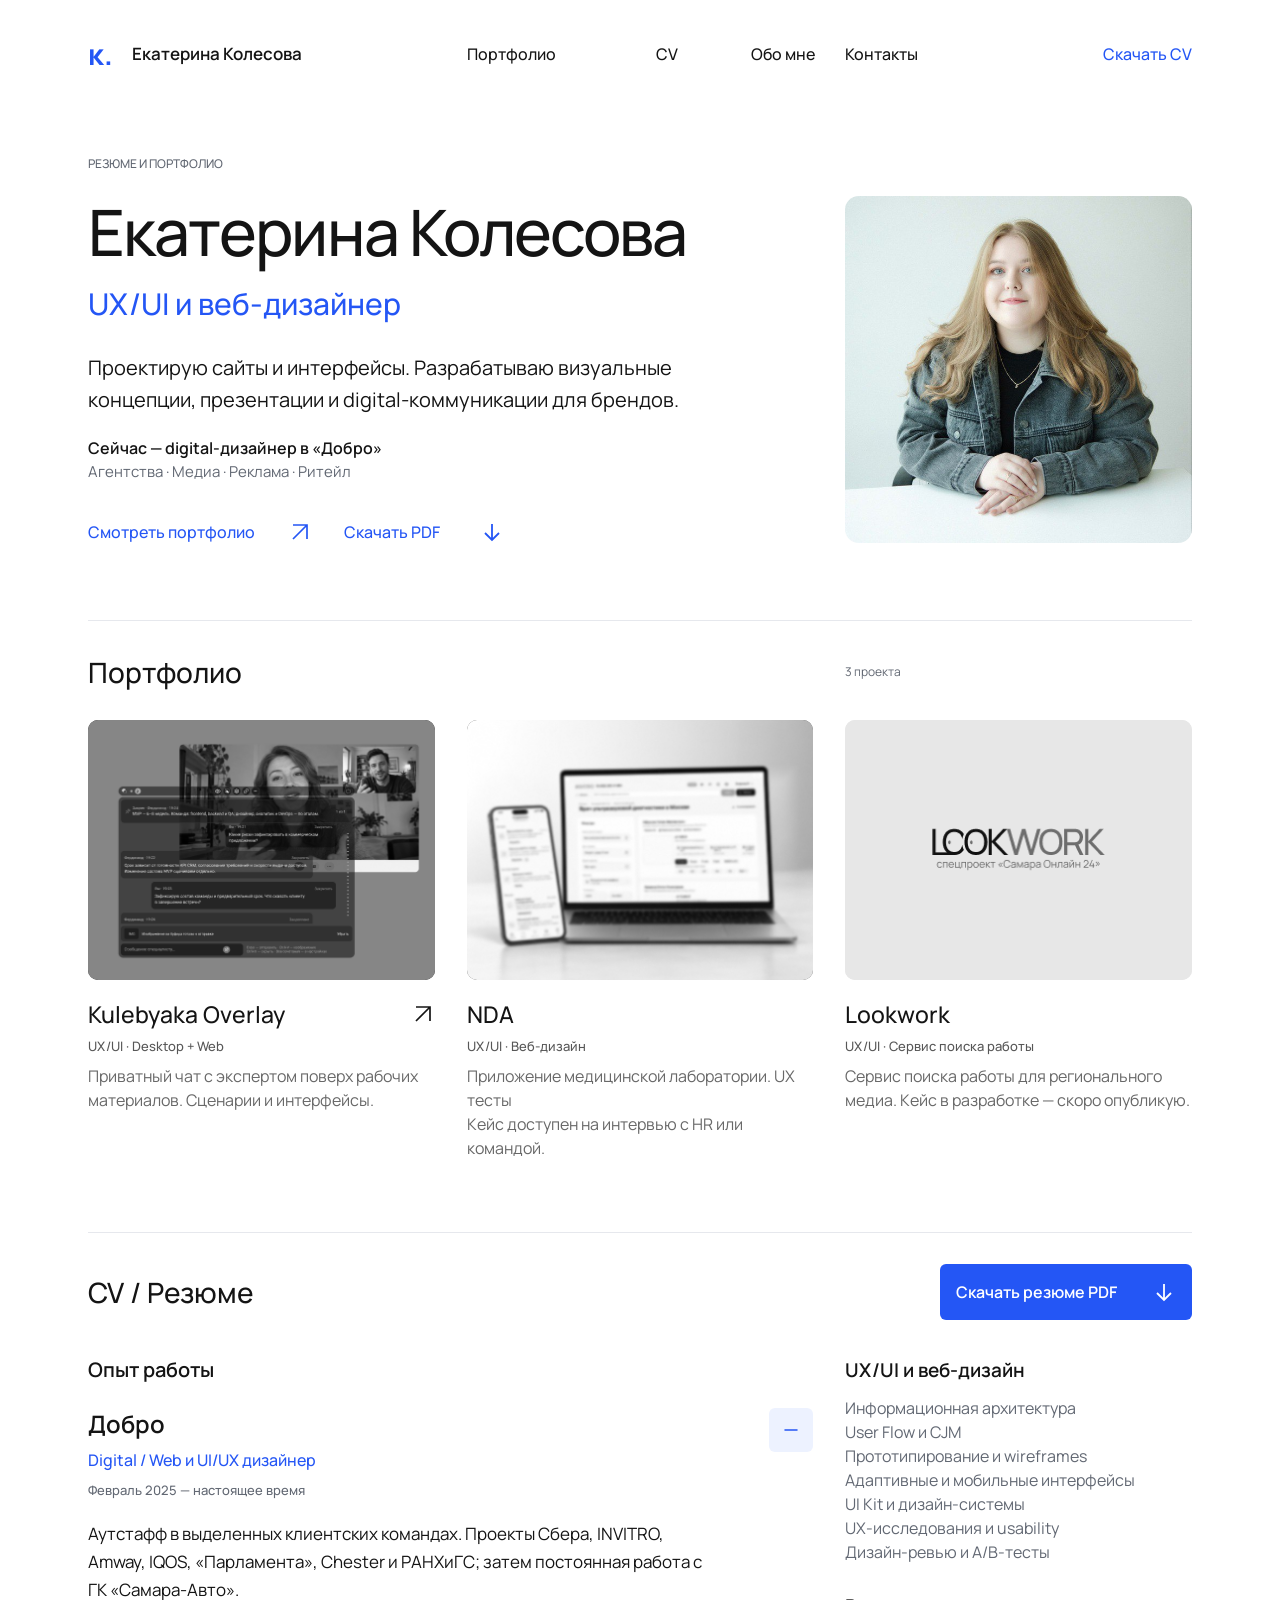
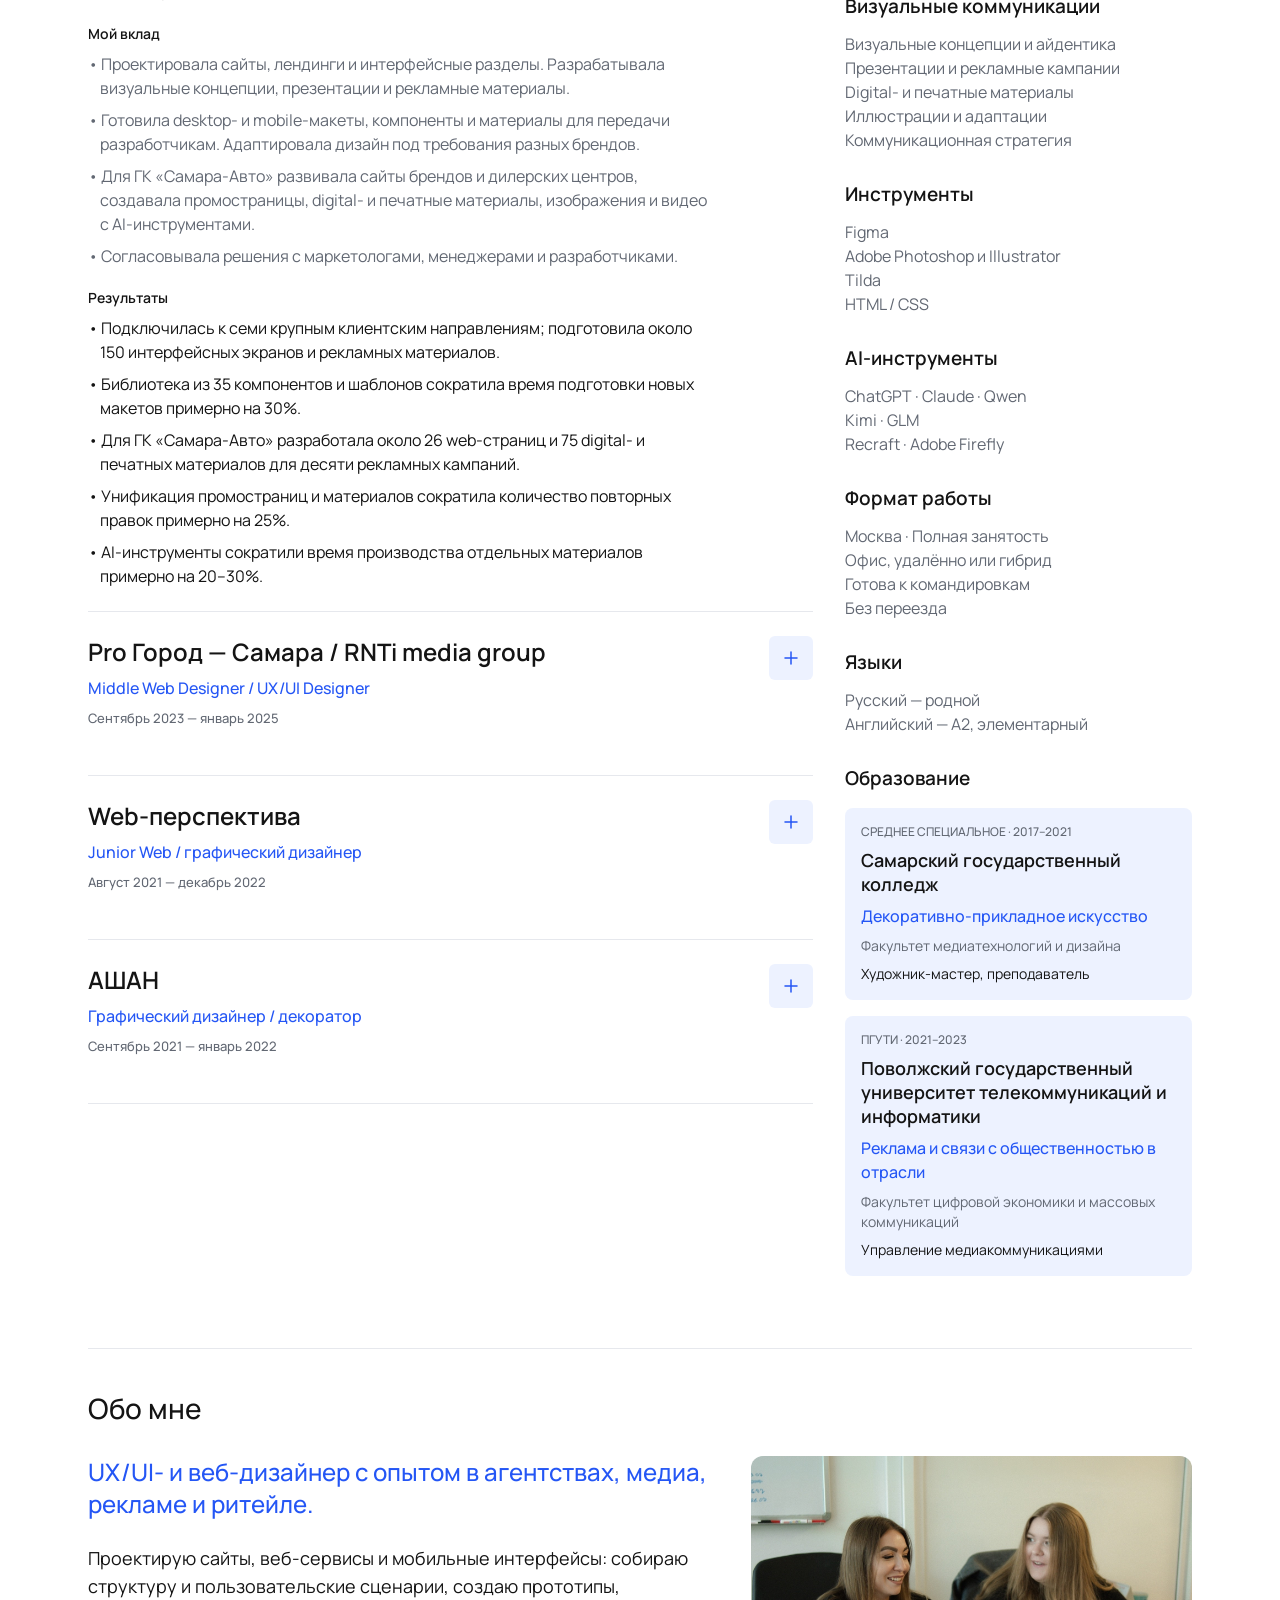
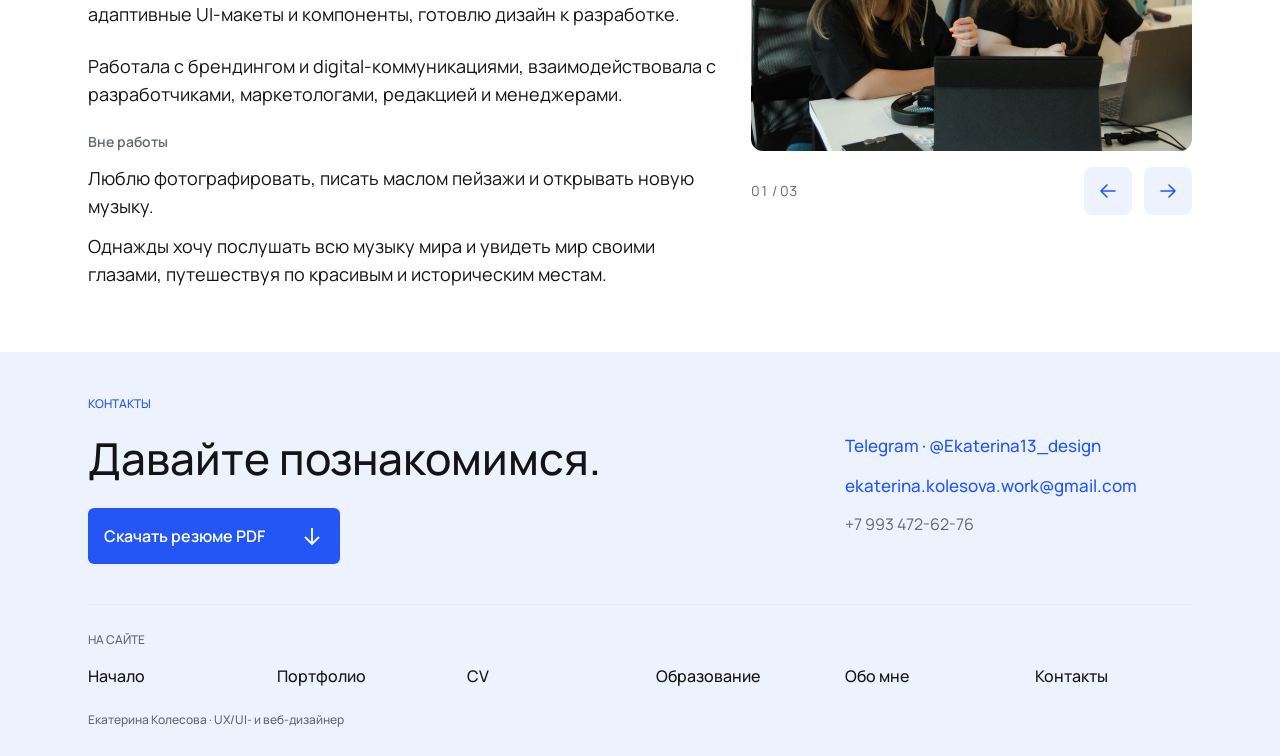
<file: index.html>
<!doctype html>
<html lang="ru">
<head>
  <meta charset="utf-8">
  <meta name="viewport" content="width=device-width, initial-scale=1">
  <meta name="color-scheme" content="light">
  <meta name="robots" content="noindex, nofollow, nosnippet">
  <meta name="referrer" content="strict-origin-when-cross-origin">
  <meta name="description" content="Екатерина Колесова — UX/UI- и веб-дизайнер. Портфолио, опыт работы, образование и резюме.">
  <title>Екатерина Колесова — UX/UI- и веб-дизайнер</title>
  <link rel="icon" href="data:image/svg+xml,%3Csvg xmlns='http://www.w3.org/2000/svg' viewBox='0 0 32 32'%3E%3Ctext x='2' y='26' font-size='30' font-family='Arial' font-weight='700' fill='%232456f5'%3E%D0%BA.%3C/text%3E%3C/svg%3E">
  <link rel="stylesheet" href="styles.css">
  <script src="script.js" defer></script>
</head>
<body>
  <a class="skip-link" href="#main">К содержимому</a>
  <header class="site-header" id="home">
    <div class="container header-inner">
      <a class="brand" href="#home" aria-label="Екатерина Колесова — начало страницы">
        <span class="brand-mark" aria-hidden="true">к.</span>
        <span>Екатерина Колесова</span>
      </a>
      <nav class="top-nav" aria-label="Основная навигация">
        <a href="#portfolio">Портфолио</a><a href="#cv">CV</a><a href="#about">Обо мне</a><a href="#contacts">Контакты</a>
      </nav>
      <a class="text-link header-download" href="assets/cv.pdf" download="Колесова Екатерина — резюме.pdf">Скачать CV</a>
    </div>
  </header>

  <main id="main">
    <section class="hero container" aria-labelledby="hero-title" data-node-id="12:11">
      <p class="eyebrow">Резюме и портфолио</p>
      <div class="hero-row">
        <div class="hero-info">
          <h1 id="hero-title">Екатерина Колесова</h1>
          <p class="hero-role">UX/UI и веб-дизайнер</p>
          <p class="hero-description">Проектирую сайты и интерфейсы. Разрабатываю визуальные<br class="desktop-break"> концепции, презентации и digital-коммуникации для брендов.</p>
          <p class="hero-current">Сейчас — digital-дизайнер в «Добро»</p>
          <p class="hero-context">Агентства · Медиа · Реклама · Ритейл</p>
          <div class="hero-actions">
            <a class="text-link icon-link" href="#portfolio">Смотреть портфолио <img src="assets/arrow-up.svg" width="24" height="24" alt=""></a>
            <a class="text-link icon-link" href="assets/cv.pdf" download="Колесова Екатерина — резюме.pdf">Скачать PDF <img src="assets/arrow-down.svg" width="24" height="24" alt=""></a>
          </div>
        </div>
        <img class="portrait" src="assets/portrait.jpg" width="400" height="400" alt="Екатерина Колесова" fetchpriority="high">
      </div>
    </section>

    <section class="portfolio section container" id="portfolio" aria-labelledby="portfolio-title" data-node-id="12:34">
      <div class="section-heading">
        <h2 id="portfolio-title">Портфолио</h2>
        <p class="section-note" id="portfolio-count">3 проекта</p>
      </div>
      <div class="project-grid">
        <article class="project">
          <a class="project-card" href="kulebyaka-overlay.html" aria-label="Открыть кейс Kulebyaka Overlay — помощь эксперта на звонке">
            <picture class="project-image cover-overlay"><source media="(max-width: 600px)" srcset="assets/covers/overlay-mobile.png"><img src="assets/covers/overlay.png" width="400" height="300" alt="Kulebyaka Overlay — приватная помощь эксперта на звонке" loading="lazy" decoding="async"></picture>
            <span class="project-info">
              <span class="project-title-row"><span class="project-title" role="heading" aria-level="3">Kulebyaka Overlay</span><img class="project-arrow" src="assets/project-arrow.svg" width="24" height="24" alt=""></span>
              <span class="project-category">UX/UI · Desktop + Web</span>
              <span class="project-description">Приватный чат с экспертом поверх рабочих материалов. Сценарии и интерфейсы.</span>
            </span>
          </a>
        </article>
        <article class="project" id="indie">
          <div class="project-card project-static" tabindex="0" role="group" aria-label="NDA — кейс доступен на интервью с HR или командой">
            <picture class="project-image cover-indie"><source media="(max-width: 600px)" srcset="assets/covers/nda-mobile.png"><img src="assets/covers/nda.png" width="400" height="300" alt="Медицинский проект — кейс доступен на интервью" loading="lazy" decoding="async"></picture>
            <div class="project-info">
              <div class="project-title-row"><h3 class="project-title">NDA</h3></div>
              <p class="project-category">UX/UI · Веб-дизайн</p>
              <p class="project-description">Приложение медицинской лаборатории. UX тесты<br>Кейс доступен на интервью с HR или командой.</p>
            </div>
          </div>
        </article>
        <article class="project" id="lookwork">
          <div class="project-card project-static" tabindex="0" role="group" aria-label="Lookwork — кейс в разработке, скоро будет опубликован">
            <picture class="project-image cover-lookwork"><source media="(max-width: 600px)" srcset="assets/covers/lookwork-mobile.png"><img src="assets/covers/lookwork.png" width="400" height="300" alt="Lookwork — кейс в разработке" loading="lazy" decoding="async"></picture>
            <div class="project-info">
              <div class="project-title-row"><h3 class="project-title">Lookwork</h3></div>
              <p class="project-category">UX/UI · Сервис поиска работы</p>
              <p class="project-description">Сервис поиска работы для регионального медиа. Кейс в разработке — скоро опубликую.</p>
            </div>
          </div>
        </article>
      </div>
    </section>

    <section class="cv section container" id="cv" aria-labelledby="cv-title" data-node-id="12:105">
      <div class="section-heading cv-heading">
        <h2 id="cv-title">CV / Резюме</h2>
        <a class="button button-primary" href="assets/cv.pdf" download="Колесова Екатерина — резюме.pdf">Скачать резюме PDF <img src="assets/download-white.svg" width="24" height="24" alt=""></a>
      </div>
      <div class="cv-grid">
        <div class="experience">
          <h3 class="experience-heading">Опыт работы</h3>
          <details class="job" data-node-id="17:14" open>
            <summary class="job-summary">
              <span class="job-heading"><span class="job-company">Добро</span><span class="job-role">Digital / Web и UI/UX дизайнер</span><span class="job-period">Февраль 2025 — настоящее время</span></span>
              <span class="job-toggle" aria-hidden="true"><img class="job-plus" src="assets/cv-plus.svg" width="20" height="20" alt=""><img class="job-minus" src="assets/cv-minus.svg" width="20" height="20" alt=""></span>
            </summary>
            <div class="job-body">
              <p class="job-context">Аутстафф в выделенных клиентских командах. Проекты Сбера, INVITRO, Amway, IQOS, «Парламента», Chester и РАНХиГС; затем постоянная работа с ГК «Самара-Авто».</p>
              <div class="job-group"><h5>Мой вклад</h5><ul class="muted">
                <li>Проектировала сайты, лендинги и интерфейсные разделы. Разрабатывала визуальные концепции, презентации и рекламные материалы.</li>
                <li>Готовила desktop- и mobile-макеты, компоненты и материалы для передачи разработчикам. Адаптировала дизайн под требования разных брендов.</li>
                <li>Для ГК «Самара-Авто» развивала сайты брендов и дилерских центров, создавала промостраницы, digital- и печатные материалы, изображения и видео с AI-инструментами.</li>
                <li>Согласовывала решения с маркетологами, менеджерами и разработчиками.</li>
              </ul></div>
              <div class="job-group"><h5>Результаты</h5><ul>
                <li>Подключилась к семи крупным клиентским направлениям; подготовила около 150 интерфейсных экранов и рекламных материалов.</li>
                <li>Библиотека из 35 компонентов и шаблонов сократила время подготовки новых макетов примерно на 30%.</li>
                <li>Для ГК «Самара-Авто» разработала около 26 web-страниц и 75 digital- и печатных материалов для десяти рекламных кампаний.</li>
                <li>Унификация промостраниц и материалов сократила количество повторных правок примерно на 25%.</li>
                <li>AI-инструменты сократили время производства отдельных материалов примерно на 20–30%.</li>
              </ul></div>
            </div>
          </details>
          <details class="job" data-node-id="17:36">
            <summary class="job-summary">
              <span class="job-heading"><span class="job-company">Pro Город — Самара / RNTi media group</span><span class="job-role">Middle Web Designer / UX/UI Designer</span><span class="job-period">Сентябрь 2023 — январь 2025</span></span>
              <span class="job-toggle" aria-hidden="true"><img class="job-plus" src="assets/cv-plus.svg" width="20" height="20" alt=""><img class="job-minus" src="assets/cv-minus.svg" width="20" height="20" alt=""></span>
            </summary>
            <div class="job-body">
              <p class="job-context">Региональная медиагруппа. Сайты, промостраницы и спецпроекты для редакционных и коммерческих задач.</p>
              <div class="job-group"><h5>Мой вклад</h5><ul class="muted">
                <li>Прорабатывала информационную архитектуру и User Flow, собирала прототипы, адаптивные UI-макеты и повторно используемые компоненты.</li>
                <li>Разрабатывала айдентику, коммерческие презентации и баннеры с адаптациями под разные носители.</li>
                <li>Координировала дизайн-задачи, согласовывала решения с редакцией, маркетологами и менеджерами; обучала новых сотрудников.</li>
              </ul></div>
              <div class="job-group"><h5>Результаты</h5><ul>
                <li>Для сервиса о работодателях региона проработала 7 ключевых сценариев, 40+ экранов и UI Kit из 36 компонентов. К проекту присоединились 20+ крупных брендов, включая Ozon, Авито, ВкусВилл, Магнит и Ленту.</li>
                <li>Для «Счастливого материнства» разработала многостраничный сайт, айдентику и рекламные материалы. Проект объединил 15 медицинских партнёров и получил охват 20 000+ пользователей.</li>
                <li>Компоненты и шаблоны ускорили подготовку типовых материалов примерно на 40%. Одновременно координировала задачи команды до трёх дизайнеров.</li>
              </ul></div>
            </div>
          </details>
          <details class="job" data-node-id="17:55">
            <summary class="job-summary">
              <span class="job-heading"><span class="job-company">Web-перспектива</span><span class="job-role">Junior Web / графический дизайнер</span><span class="job-period">Август 2021 — декабрь 2022</span></span>
              <span class="job-toggle" aria-hidden="true"><img class="job-plus" src="assets/cv-plus.svg" width="20" height="20" alt=""><img class="job-minus" src="assets/cv-minus.svg" width="20" height="20" alt=""></span>
            </summary>
            <div class="job-body">
              <p class="job-context">Студия клиентской web-разработки. B2B- и B2C-сайты на Tilda, 1С-Битрикс и WordPress.</p>
              <div class="job-group"><h5>Мой вклад</h5><ul class="muted">
                <li>Проводила аудит и анализ конкурентов, собирала структуру и пользовательские сценарии, готовила wireframes и адаптивные UI-макеты.</li>
                <li>Передавала материалы разработчикам, участвовала в клиентских презентациях и обсуждении реализации.</li>
              </ul></div>
              <div class="job-group"><h5>Результаты</h5><ul>
                <li>Приняла участие примерно в 18 проектах; спроектировала около 12 сайтов и лендингов и 150 ключевых экранов.</li>
                <li>Для «Окей строй» разработала визуальный стиль, около 24 иконок и систему из 100+ web-баннеров для сайта на 1С-Битрикс.</li>
              </ul></div>
            </div>
          </details>
          <details class="job" data-node-id="17:72">
            <summary class="job-summary">
              <span class="job-heading"><span class="job-company">АШАН</span><span class="job-role">Графический дизайнер / декоратор</span><span class="job-period">Сентябрь 2021 — январь 2022</span></span>
              <span class="job-toggle" aria-hidden="true"><img class="job-plus" src="assets/cv-plus.svg" width="20" height="20" alt=""><img class="job-minus" src="assets/cv-minus.svg" width="20" height="20" alt=""></span>
            </summary>
            <div class="job-body">
              <p class="job-context">Федеральная розничная сеть. Визуальные материалы для торгового зала, рекламы и печатных носителей в рамках фирменного стиля.</p>
              <div class="job-group"><h5>Мой вклад</h5><ul class="muted"><li>Создавала баннеры, афиши, POS-материалы, ценники и наружную рекламу. Адаптировала макеты под разные форматы и выполняла предпечатную подготовку.</li></ul></div>
              <div class="job-group"><h5>Результаты</h5><ul>
                <li>За первые три месяца подготовила 150+ макетов для печатных и digital-носителей.</li>
                <li>Чек-лист предпечатной проверки сократил количество возвратов на доработку примерно на 20%.</li>
                <li>Создала единую систему шаблонов для баннеров и других материалов торгового зала.</li>
              </ul></div>
            </div>
          </details>
        </div>
        <aside class="cv-sidebar" aria-label="Навыки, формат работы и образование">
          <section class="sidebar-group"><h3>UX/UI и веб-дизайн</h3><ul class="plain-list"><li>Информационная архитектура</li><li>User Flow и CJM</li><li>Прототипирование и wireframes</li><li>Адаптивные и мобильные интерфейсы</li><li>UI Kit и дизайн-системы</li><li>UX-исследования и usability</li><li>Дизайн-ревью и A/B-тесты</li></ul></section>
          <section class="sidebar-group"><h3>Визуальные коммуникации</h3><ul class="plain-list"><li>Визуальные концепции и айдентика</li><li>Презентации и рекламные кампании</li><li>Digital- и печатные материалы</li><li>Иллюстрации и адаптации</li><li>Коммуникационная стратегия</li></ul></section>
          <section class="sidebar-group"><h3>Инструменты</h3><ul class="plain-list"><li>Figma</li><li>Adobe Photoshop и Illustrator</li><li>Tilda</li><li>HTML / CSS</li></ul></section>
          <section class="sidebar-group"><h3>AI-инструменты</h3><ul class="plain-list"><li>ChatGPT · Claude · Qwen</li><li>Kimi · GLM</li><li>Recraft · Adobe Firefly</li></ul></section>
          <section class="sidebar-group"><h3>Формат работы</h3><ul class="plain-list"><li>Москва · Полная занятость</li><li>Офис, удалённо или гибрид</li><li>Готова к командировкам</li><li>Без переезда</li></ul></section>
          <section class="sidebar-group"><h3>Языки</h3><ul class="plain-list"><li>Русский — родной</li><li>Английский — A2, элементарный</li></ul></section>
          <section class="education sidebar-group" id="education" aria-labelledby="education-title" data-node-id="22:2">
            <h3 id="education-title">Образование</h3>
            <div class="education-list">
              <article class="education-card"><p class="education-meta">Среднее специальное · 2017–2021</p><h4>Самарский государственный колледж</h4><p class="education-specialty">Декоративно-прикладное искусство</p><p class="education-faculty">Факультет медиатехнологий и дизайна</p><p class="education-profile">Художник-мастер, преподаватель</p></article>
              <article class="education-card"><p class="education-meta">ПГУТИ · 2021–2023</p><h4>Поволжский государственный университет телекоммуникаций и информатики</h4><p class="education-specialty">Реклама и связи с общественностью в отрасли</p><p class="education-faculty">Факультет цифровой экономики и массовых коммуникаций</p><p class="education-profile">Управление медиакоммуникациями</p></article>
            </div>
          </section>
        </aside>
      </div>
    </section>

    <section class="about section container" id="about" aria-labelledby="about-title" data-node-id="25:2">
      <h2 id="about-title">Обо мне</h2>
      <div class="about-grid">
        <div class="about-content">
          <p class="about-lead">UX/UI- и веб-дизайнер с опытом в агентствах, медиа, рекламе и ритейле.</p>
          <p>Проектирую сайты, веб-сервисы и мобильные интерфейсы: собираю структуру и пользовательские сценарии, создаю прототипы, адаптивные UI-макеты и компоненты, готовлю дизайн к разработке.</p>
          <p>Работала с брендингом и digital-коммуникациями, взаимодействовала с разработчиками, маркетологами, редакцией и менеджерами.</p>
          <div class="interests"><h3>Вне работы</h3><p>Люблю фотографировать, писать маслом пейзажи и открывать новую музыку.</p><p>Однажды хочу послушать всю музыку мира и увидеть мир своими глазами, путешествуя по красивым и историческим местам.</p></div>
        </div>
        <div class="work-gallery" role="region" aria-roledescription="карусель" aria-label="Рабочие моменты" tabindex="0" data-node-id="83:493">
          <div class="gallery-viewport">
            <div class="gallery-slide" role="group" aria-roledescription="слайд" aria-label="1 из 3">
              <img src="assets/work-01.jpg" width="1600" height="1286" alt="Обсуждение проекта с коллегой за рабочим столом" loading="lazy" decoding="async" draggable="false">
            </div>
            <div class="gallery-slide" role="group" aria-roledescription="слайд" aria-label="2 из 3" hidden>
              <img src="assets/work-02.jpg" width="1600" height="1065" alt="Команда обсуждает материалы у доски в офисе" loading="lazy" decoding="async" draggable="false">
            </div>
            <div class="gallery-slide" role="group" aria-roledescription="слайд" aria-label="3 из 3" hidden>
              <img src="assets/work-03.jpg" width="1600" height="1060" alt="Неформальная командная фотография с коллегами" loading="lazy" decoding="async" draggable="false">
            </div>
          </div>
          <div class="gallery-nav">
            <p class="gallery-counter" aria-live="polite" aria-atomic="true">01 / 03</p>
            <div class="gallery-controls">
              <button class="gallery-prev" type="button" aria-label="Предыдущее фото"><img src="assets/gallery-prev.svg" width="24" height="24" alt=""></button>
              <button class="gallery-next" type="button" aria-label="Следующее фото"><img src="assets/gallery-next.svg" width="24" height="24" alt=""></button>
            </div>
          </div>
        </div>
      </div>
    </section>
  </main>

  <footer class="site-footer" id="contacts" data-node-id="12:154">
    <div class="container">
      <p class="eyebrow footer-eyebrow">Контакты</p>
      <div class="contact-grid">
        <div class="contact-intro">
          <h2>Давайте познакомимся.</h2>
          <div class="footer-actions">
            <a class="button button-primary" href="assets/cv.pdf" download="Колесова Екатерина — резюме.pdf">Скачать резюме PDF <img src="assets/download-white.svg" width="24" height="24" alt=""></a>
          </div>
        </div>
        <address class="contact-links"><a href="https://t.me/Ekaterina13_design" target="_blank" rel="noopener noreferrer">Telegram · @Ekaterina13_design</a><a href="mailto:ekaterina.kolesova.work@gmail.com">ekaterina.kolesova.work@gmail.com</a><a class="contact-phone" href="tel:+79934726276">+7 993 472-62-76</a></address>
      </div>
      <div class="footer-grid">
        <div class="footer-navigation"><p class="eyebrow">На сайте</p><nav class="footer-nav" aria-label="Все разделы"><a href="#home">Начало</a><a href="#portfolio">Портфолио</a><a href="#cv">CV</a><a href="#education">Образование</a><a href="#about">Обо мне</a><a href="#contacts">Контакты</a></nav></div>
      </div>
      <p class="footer-signature">Екатерина Колесова · UX/UI- и веб-дизайнер</p>
    </div>
  </footer>

</body>
</html>
</file>
<file: styles.css>
@font-face {
  font-family: Manrope;
  src: url("assets/manrope.ttf") format("truetype");
  font-style: normal;
  font-weight: 200 800;
  font-display: swap;
}
@font-face { font-family: Roboto; src: url("assets/overlay/roboto.ttf") format("truetype"); font-weight: 100 900; font-display: swap; }
@font-face { font-family: RobotoMono; src: url("assets/overlay/roboto-mono.ttf") format("truetype"); font-weight: 100 700; font-display: swap; }

:root {
  color-scheme: light;
  --ink: #141414;
  --blue: #2456f5;
  --muted: #626873;
  --divider: #e6e8ed;
  --pale-blue: #edf2ff;
  --page-inset: 88px;
  --grid-gap: 32px;
  font-family: Manrope, Arial, sans-serif;
  color: var(--ink);
  background: #fff;
  font-synthesis: none;
  text-rendering: optimizeLegibility;
  -webkit-font-smoothing: antialiased;
}

* { box-sizing: border-box; }
[hidden] { display: none !important; }
html { scroll-behavior: smooth; scroll-padding-top: 24px; }
body { max-width: 1440px; margin: 0 auto; }
body.preview-open { overflow: hidden; }
h1, h2, h3, h4, h5, p, ul { margin: 0; }
h1, h2, h3, h4, h5 { font-weight: 500; }
a { color: inherit; text-decoration: none; transition: color 160ms ease; }
button { font: inherit; color: inherit; }
img { display: block; }
a, button, summary { -webkit-tap-highlight-color: transparent; }
a:focus-visible, button:focus-visible, summary:focus-visible, .work-gallery:focus-visible {
  outline: 3px solid var(--blue);
  outline-offset: 5px;
  border-radius: 4px;
}
a:hover { color: var(--blue); }
::selection { background: #d7e2ff; color: var(--ink); }
.container { width: calc(100% - 2 * var(--page-inset)); max-width: 1264px; margin-inline: auto; }
.skip-link { position: fixed; top: 12px; left: 12px; z-index: 10; padding: 12px 16px; background: #fff; border: 1px solid var(--blue); border-radius: 6px; clip-path: inset(50%); }
.skip-link:focus-visible { clip-path: none; }
.eyebrow { color: var(--muted); font-size: 12px; font-weight: 500; line-height: 16px; text-transform: uppercase; }
.text-link { color: var(--blue); }

.site-header { height: 108px; }
.header-inner { display: grid; height: 100%; grid-template-columns: repeat(12, minmax(0, 1fr)); align-items: center; gap: var(--grid-gap); }
.brand { display: flex; grid-column: span 4; min-width: 0; align-items: center; gap: 12px; font-size: 17px; font-weight: 600; line-height: 28px; white-space: nowrap; }
.brand-mark { width: 32px; flex-shrink: 0; color: var(--blue); font-size: 29px; font-weight: 700; line-height: 44px; }
.top-nav { display: grid; grid-column: span 6; grid-template-columns: repeat(6, minmax(0, 1fr)); gap: var(--grid-gap); font-size: 16px; font-weight: 500; line-height: 24px; }
.top-nav a { display: inline-flex; min-height: 44px; align-items: center; white-space: nowrap; }
.top-nav a:first-child, .top-nav a:last-child { grid-column: span 2; }
.header-download { display: flex; grid-column: span 2; min-height: 44px; align-items: center; justify-content: flex-end; font-size: 16px; font-weight: 500; line-height: 24px; white-space: nowrap; }

.hero { padding-top: 48px; padding-bottom: 64px; }
.hero > .eyebrow { margin-bottom: 24px; }
.hero-row { display: grid; grid-template-columns: repeat(12, minmax(0, 1fr)); align-items: start; gap: var(--grid-gap); }
.hero-info { grid-column: span 8; min-width: 0; }
.hero h1 { font-size: 64px; font-weight: 500; line-height: 72px; letter-spacing: -.03em; }
.hero-role { margin-top: 16px; color: var(--blue); font-size: 30px; font-weight: 500; line-height: 40px; }
.hero-description { margin-top: 28px; font-size: 20px; line-height: 32px; }
.hero-current { margin-top: 20px; font-size: 16px; font-weight: 600; line-height: 24px; }
.hero-context { color: var(--muted); font-size: 15px; line-height: 24px; }
.hero-actions { display: flex; margin-top: 24px; align-items: center; gap: var(--grid-gap); }
.icon-link { display: inline-flex; min-height: 48px; align-items: center; justify-content: space-between; gap: 8px; font-size: 16px; font-weight: 500; line-height: 24px; }
.hero-actions .icon-link:first-child { width: 224px; }
.hero-actions .icon-link:last-child { width: 160px; }
.icon-link img, .button img, .project-arrow { width: 24px; height: 24px; flex: 0 0 24px; }
.icon-link img, .project-arrow { transition: transform 200ms ease; }
.icon-link[href="#portfolio"]:is(:hover, :focus-visible) img { transform: translate(2px, -2px); }
.icon-link[download]:is(:hover, :focus-visible) img { transform: translateY(2px); }
.portrait { grid-column: span 4; width: 100%; height: auto; aspect-ratio: 1; border-radius: 14px; object-fit: cover; }

.section { border-top: 1px solid var(--divider); padding-top: 31px; }
.section-heading { display: grid; grid-template-columns: repeat(12, minmax(0, 1fr)); align-items: center; gap: var(--grid-gap); }
.section-heading h2 { grid-column: span 8; font-size: 28px; font-weight: 500; line-height: 40px; }
.section-note { grid-column: span 4; color: var(--muted); font-size: 12px; line-height: 24px; }
.portfolio { padding-bottom: 72px; }
.project-grid { display: grid; grid-template-columns: repeat(3, minmax(0, 1fr)); gap: var(--grid-gap); margin-top: 28px; }
.project { min-width: 0; }
.project-card { display: flex; width: 100%; padding: 0; border: 0; border-radius: 10px; flex-direction: column; align-items: stretch; gap: 20px; background: transparent; text-align: left; cursor: pointer; filter: grayscale(1); transition: filter 200ms ease, background-color 200ms ease, box-shadow 200ms ease; }
.project-card:hover, .project-card:focus-visible { background: var(--pale-blue); filter: grayscale(0); box-shadow: 0 0 0 8px var(--pale-blue); }
.project-card:focus-visible { outline: 3px solid var(--blue); outline-offset: 8px; border-radius: 10px; }
.project-image { display: block; width: 100%; aspect-ratio: 4 / 3; position: relative; border-radius: 10px; overflow: hidden; }
.cover-forma, .cover-linea { background: var(--pale-blue); }
.cover-smena { background: #f5f6f8; }
.cover-stage { display: block; position: absolute; inset: 0 auto auto 0; width: 410.66px; height: 308px; transform-origin: top left; }
.project-info { display: flex; width: 100%; min-height: 136px; flex-direction: column; gap: 8px; }
.project-title-row { display: flex; width: 100%; align-items: center; justify-content: space-between; gap: 20px; }
.project-title { font-size: 23px; font-weight: 500; line-height: 28px; transition: color 200ms ease; }
.project-card:is(:hover, :focus-visible) .project-title { color: var(--blue); }
.project-card:is(:hover, :focus-visible) .project-arrow { transform: translate(3px, -3px); }
.project-category { color: var(--blue); font-size: 13px; font-weight: 500; line-height: 20px; }
.project-description { color: var(--muted); font-size: 16px; line-height: 24px; }
.project-card:hover { color: var(--ink); }
.project-static { cursor: default; }
.project-image:has(> img) { display: block; padding: 0; }
.project-image > img { width: 100%; height: 100%; object-fit: cover; }
.cover-overlay, .cover-indie, .cover-lookwork { display: flex; flex-direction: column; padding: 24px; color: white; background: #192332; }
.cover-overlay { background: #172234; }
.cover-indie { background: #2456f5; }
.cover-lookwork { background: #dce8ff; color: #16233d; }
.cover-label { font-size: 10px; font-weight: 500; line-height: 16px; }
.cover-wordmark { display: flex; flex-direction: column; margin-top: auto; font-size: 40px; font-weight: 700; line-height: 44px; }
.cover-caption { display: block; margin-top: 12px; font-size: 14px; line-height: 20px; }
.cover-status { display: block; align-self: flex-start; margin-top: auto; padding: 6px 10px; border: 0; box-shadow: inset 0 0 0 1px currentColor; border-radius: 6px; font-size: 11px; font-weight: 500; line-height: 16px; }
.forma-window { display: flex; position: absolute; left: 28px; top: 29px; width: 354px; height: 250px; flex-direction: column; background: #fff; border-radius: 5px; overflow: hidden; }
.forma-menu { display: flex; height: 42px; flex: 0 0 42px; padding: 14px; align-items: center; justify-content: space-between; color: var(--muted); font-size: 8px; font-weight: 500; line-height: 1.45; }
.forma-menu > span:last-child { width: 126px; }
.forma-logo { width: 170px; color: var(--ink); font-size: 18px; font-weight: 700; }
.forma-hero { display: flex; width: 354px; height: 208px; padding: 12px 16px 16px; align-items: center; gap: 14px; }
.forma-copy { display: flex; width: 153px; flex: 0 0 153px; flex-direction: column; gap: 10px; }
.forma-heading { font-size: 29px; font-weight: 500; line-height: 1.12; }
.forma-tagline { color: var(--muted); font-size: 10px; line-height: 1.45; }
.forma-art { display: block; width: 155px; height: 160px; flex-shrink: 0; background: var(--blue); overflow: hidden; }
.forma-art img { width: 155px; height: 160px; }
.smena-blue { display: flex; position: absolute; left: 26px; top: 28px; width: 169px; height: 250px; padding: 18px; flex-direction: column; background: var(--blue); color: #fff; }
.smena-kicker { font-size: 8px; font-weight: 500; line-height: 1.45; }
.smena-heading { margin-top: 24px; font-size: 58px; font-weight: 700; line-height: 1.05; letter-spacing: -1.74px; }
.smena-tagline { margin-top: 14px; font-size: 11px; line-height: 1.45; }
.smena-black { display: flex; position: absolute; left: 216px; top: 48px; width: 167px; height: 232px; padding: 18px; flex-direction: column; background: var(--ink); color: #fff; }
.smena-black-kicker { font-size: 7px; font-weight: 500; line-height: 1.45; }
.smena-black img { width: 131px; height: 103px; margin-top: 20px; }
.smena-black-heading { margin-top: 18px; font-size: 24px; font-weight: 700; line-height: 1.45; }
.smena-black-tagline { font-size: 7px; line-height: 1.45; }
.linea-blue { display: flex; position: absolute; left: 103px; top: 101px; width: 284px; height: 182px; padding: 18px; flex-direction: column; background: var(--blue); color: #fff; }
.linea-blue > span { font-size: 9px; font-weight: 500; line-height: 1.45; }
.linea-blue img { width: 248px; height: 100px; }
.linea-white { display: flex; position: absolute; left: 23px; top: 28px; width: 286px; height: 182px; padding: 20px; flex-direction: column; background: #fff; }
.linea-logo { color: var(--blue); font-size: 17px; font-weight: 700; line-height: 1.45; }
.linea-heading { margin-top: 18px; font-size: 25px; font-weight: 500; line-height: 1.25; }
.linea-caption { margin-top: 12px; color: var(--muted); font-size: 8px; font-weight: 500; line-height: 1.45; }

.button { display: inline-flex; width: 292px; min-height: 56px; padding: 16px; align-items: center; justify-content: space-between; gap: 12px; border: 0; border-radius: 6px; font-size: 16px; font-weight: 600; line-height: 24px; text-align: left; }
.button-primary { color: #fff; background: var(--blue); transition: background-color 180ms ease, box-shadow 180ms ease, transform 120ms ease; }
.button-primary:hover { background: #1744d4; color: #fff; box-shadow: 0 3px 10px rgb(36 86 245 / .14); }
.button-primary:active { transform: translateY(1px); }
.button-unavailable { width: 400px; padding: 15px; border: 1px solid #a7adb7; background: transparent; color: var(--muted); opacity: .7; cursor: not-allowed; }
.availability-note { color: var(--muted); font-size: 14px; line-height: 20px; }
.presentation-placeholder { display: flex; min-width: 0; flex-direction: column; align-items: stretch; gap: 8px; }

.cv { padding-bottom: 72px; }
.cv-heading h2 { line-height: 36px; }
.cv-heading > .button { grid-column: 10 / span 3; width: 100%; }
.cv-grid { display: grid; grid-template-columns: repeat(12, minmax(0, 1fr)); gap: var(--grid-gap); margin-top: 36px; align-items: start; }
.experience { display: flex; grid-column: span 8; min-width: 0; flex-direction: column; gap: 24px; }
.experience-heading { font-size: 20px; font-weight: 600; line-height: 28px; }
.job { min-width: 0; padding-bottom: 23px; margin-bottom: 0; border-bottom: 1px solid var(--divider); }
.job:not([open]) { padding-bottom: 47px; }
.job-summary { display: grid; grid-template-columns: minmax(0, 1fr) 44px; align-items: start; gap: var(--grid-gap); list-style: none; cursor: pointer; }
.job-summary::-webkit-details-marker { display: none; }
.job-heading { display: flex; min-width: 0; flex-direction: column; gap: 8px; }
.job-company { font-size: 24px; font-weight: 600; line-height: 32px; transition: color 160ms ease; }
.job-role { color: var(--blue); font-size: 16px; font-weight: 500; line-height: 24px; }
.job-period { color: var(--muted); font-size: 13px; font-weight: 500; line-height: 20px; }
.job-toggle { display: flex; width: 44px; height: 44px; align-items: center; justify-content: center; border-radius: 6px; background: var(--pale-blue); transition: background-color 160ms ease; }
.job-summary:hover .job-toggle { background: #dce6ff; }
.job-summary:hover .job-company { color: var(--blue); }
.job-minus, .job[open] .job-plus { display: none; }
.job[open] .job-minus { display: block; }
.job-body { display: flex; width: calc(87.5% - var(--grid-gap) / 8); max-width: 724px; margin-top: 20px; flex-direction: column; gap: 20px; }
.job:not([open]) .job-body { display: none; }
.job-context { font-size: 17px; line-height: 28px; }
.job-group { display: flex; flex-direction: column; gap: 8px; }
.job-group h5 { font-size: 14px; font-weight: 600; line-height: 20px; }
.job-group ul { display: flex; padding: 0; flex-direction: column; gap: 8px; list-style: none; font-size: 16px; line-height: 24px; }
.job-group li { padding-left: 12px; text-indent: -12px; }
.job-group li::before { content: "• "; white-space: pre; }
.muted { color: var(--muted); }
.cv-sidebar { display: flex; grid-column: span 4; min-width: 0; flex-direction: column; gap: 28px; }
.sidebar-group { display: flex; min-width: 0; flex-direction: column; gap: 12px; }
.sidebar-group h3 { font-size: 19px; font-weight: 600; line-height: 28px; }
.plain-list { padding: 0; list-style: none; color: var(--muted); font-size: 16px; line-height: 24px; }
.education { gap: 16px; }
.education-list { display: flex; flex-direction: column; gap: 16px; }
.education-card { display: flex; padding: 16px; flex-direction: column; gap: 8px; border-radius: 8px; background: var(--pale-blue); }
.education-meta { color: var(--muted); font-size: 12px; font-weight: 500; line-height: 16px; text-transform: uppercase; }
.education-card h4 { font-size: 18px; font-weight: 600; line-height: 24px; }
.education-specialty { color: var(--blue); font-size: 16px; font-weight: 500; line-height: 24px; }
.education-faculty, .education-profile { font-size: 14px; line-height: 20px; }
.education-faculty { color: var(--muted); }

.about { padding-top: 39px; padding-bottom: 64px; }
.about h2 { font-size: 28px; font-weight: 500; line-height: 40px; }
.about-grid { display: grid; grid-template-columns: repeat(12, minmax(0, 1fr)); gap: var(--grid-gap); margin-top: 28px; align-items: start; }
.about-content { display: flex; grid-column: span 7; min-width: 0; flex-direction: column; gap: 24px; font-size: 18px; line-height: 28px; }
.about-lead { color: var(--blue); font-size: 24px; font-weight: 500; line-height: 32px; }
.interests { display: flex; flex-direction: column; gap: 12px; }
.interests h3 { color: var(--muted); font-size: 14px; font-weight: 600; line-height: 20px; }
.work-gallery { display: flex; grid-column: span 5; min-width: 0; flex-direction: column; gap: 16px; }
.gallery-viewport { position: relative; width: 100%; aspect-ratio: 508 / 340; border-radius: 12px; overflow: hidden; touch-action: pan-y pinch-zoom; }
.gallery-slide { position: absolute; inset: 0; animation: photo-appear 200ms ease-out; }
.gallery-slide img { width: 100%; height: 100%; object-fit: cover; user-select: none; }
.gallery-nav { display: flex; height: 48px; align-items: center; gap: 16px; }
.gallery-counter { flex: 1; color: var(--muted); font-size: 14px; line-height: 24px; font-variant-numeric: tabular-nums; }
.gallery-controls { display: flex; gap: 12px; }
.gallery-controls button { display: flex; width: 48px; height: 48px; padding: 0; align-items: center; justify-content: center; border: 0; border-radius: 8px; background: var(--pale-blue); cursor: pointer; transition: background-color 160ms ease; }
.gallery-controls button:hover { background: #dce6ff; }
@keyframes photo-appear { from { opacity: 0; } to { opacity: 1; } }

.site-footer { padding-top: 44px; padding-bottom: 28px; background: var(--pale-blue); }
.footer-eyebrow { color: var(--blue); }
.contact-grid { display: grid; grid-template-columns: repeat(12, minmax(0, 1fr)); gap: var(--grid-gap); margin-top: 20px; align-items: start; }
.contact-intro { display: flex; grid-column: span 8; min-width: 0; flex-direction: column; gap: 24px; }
.contact-grid h2 { font-size: 44px; font-weight: 500; line-height: 52px; }
.footer-actions { display: grid; grid-template-columns: repeat(8, minmax(0, 1fr)); gap: var(--grid-gap); }
.footer-actions > .button { grid-column: span 3; width: 100%; }
.footer-actions > .presentation-placeholder { grid-column: span 4; }
.footer-actions .button-unavailable { width: 100%; }
.contact-links { display: flex; grid-column: span 4; min-width: 0; flex-direction: column; gap: 12px; font-style: normal; }
.contact-links a { color: var(--blue); font-size: 17px; font-weight: 500; line-height: 28px; overflow-wrap: anywhere; }
.contact-links .contact-phone { color: var(--muted); font-size: 16px; font-weight: 400; line-height: 24px; }
.phone-placeholder { color: var(--muted); font-size: 16px; line-height: 24px; }
.footer-grid { margin-top: 40px; padding-top: 27px; border-top: 1px solid var(--divider); }
.footer-navigation { display: flex; flex-direction: column; gap: 16px; }
.footer-nav { display: grid; grid-template-columns: repeat(6, minmax(0, 1fr)); gap: var(--grid-gap); font-size: 16px; font-weight: 500; line-height: 24px; }
.site-footer a:not(.button):hover { text-decoration: underline; text-decoration-thickness: 1px; text-underline-offset: 4px; }
.footer-signature { margin-top: 24px; color: var(--muted); font-size: 12px; font-weight: 500; line-height: 16px; }
.footer-note { margin-top: 12px; color: var(--muted); font-size: 11px; line-height: 16px; }
.preview-dialog { width: min(760px, calc(100% - 48px)); max-width: 760px; max-height: calc(100vh - 48px); margin: auto; padding: 32px; border: 1px solid var(--divider); border-radius: 14px; background: #fff; color: var(--ink); overflow: auto; }
.preview-dialog::backdrop { background: rgb(20 20 20 / .6); }
.preview-top { display: flex; align-items: center; justify-content: space-between; gap: 20px; margin-bottom: 24px; }
.preview-close { display: inline-flex; min-height: 44px; padding: 8px 12px; align-items: center; gap: 12px; border: 1px solid var(--divider); border-radius: 6px; background: #fff; font-size: 14px; cursor: pointer; }
.preview-close:hover { color: var(--blue); border-color: var(--blue); }
.preview-close span { font-size: 24px; line-height: 1; }
.preview-dialog h2 { font-size: 36px; line-height: 1.2; }
.preview-category { margin-top: 10px; color: var(--blue); font-size: 16px; line-height: 1.5; }
.preview-art { margin-top: 24px; }
.preview-art .project-image { display: block; }
.preview-description { margin-top: 24px; font-size: 18px; line-height: 1.5; }
.preview-dialog > .availability-note { margin-top: 16px; }


@media (max-width: 1200px) {
  :root { --page-inset: 48px; }
  .top-nav { gap: 20px; font-size: 14px; }
  .brand, .header-download { font-size: 15px; }
  .hero h1 { font-size: 52px; line-height: 60px; }
  .desktop-break { display: none; }
  .footer-actions { grid-template-columns: minmax(0, 1fr); max-width: 400px; gap: 12px; }
  .footer-actions > .button, .footer-actions > .presentation-placeholder { grid-column: auto; }
}

@media (max-width: 900px) {
  :root { --page-inset: 32px; }
  .site-header { height: auto; }
  .header-inner { grid-template-columns: minmax(0, 1fr) 104px; padding-block: 20px; gap: 16px; }
  .brand { grid-column: 1; }
  .header-download { grid-column: 2; grid-row: 1; justify-content: flex-start; font-size: 14px; }
  .top-nav { grid-column: 1 / -1; display: flex; min-height: 48px; gap: 32px; font-size: 14px; }
  .hero h1 { font-size: 44px; line-height: 52px; }
  .hero-role { font-size: 26px; line-height: 36px; }
  .hero-description { font-size: 18px; line-height: 28px; }
  .hero-actions { flex-wrap: wrap; gap: 4px 24px; }
  .project-grid { grid-template-columns: minmax(0, 1fr); gap: 32px; }
  .project-image { aspect-ratio: 350 / 264; }
  .project-info { min-height: 160px; }
  .cv-grid { grid-template-columns: minmax(0, 1fr); gap: 40px; }
  .experience, .cv-sidebar { grid-column: auto; }
  .cv-sidebar { display: grid; grid-template-columns: repeat(2, minmax(0, 1fr)); gap: 28px 32px; align-items: start; }
  .about-grid { grid-template-columns: minmax(0, 1fr); gap: 24px; }
  .about-content, .work-gallery { grid-column: auto; }
  .contact-grid { grid-template-columns: minmax(0, 1fr); gap: 28px; }
  .contact-intro, .contact-links { grid-column: auto; }
  .footer-nav { grid-template-columns: repeat(3, minmax(0, 1fr)); gap: 0 16px; }
  .footer-nav a { display: flex; min-height: 44px; align-items: center; }
}

@media (max-width: 600px) {
  :root { --page-inset: 20px; --grid-gap: 16px; }
  .brand { gap: 8px; font-size: 15px; }
  .brand-mark { width: 28px; font-size: 26px; }
  .top-nav { display: grid; grid-template-columns: 96fr 28fr 80fr 84fr; gap: 20px; }
  .top-nav a:first-child, .top-nav a:last-child { grid-column: auto; }
  .hero { padding-top: 24px; padding-bottom: 40px; }
  .hero > .eyebrow { margin-bottom: 20px; }
  .hero-row { display: flex; flex-direction: column; gap: 24px; }
  .hero-info { width: 100%; }
  .hero h1 { font-size: 40px; line-height: 44px; }
  .hero-role { font-size: 24px; line-height: 32px; }
  .hero-description { font-size: 17px; line-height: 28px; }
  .hero-current { font-size: 15px; line-height: 20px; }
  .hero-context { font-size: 14px; line-height: 24px; }
  .hero-actions { flex-direction: column; align-items: start; gap: 4px; }
  .icon-link { font-size: 15px; }
  .portrait { order: -1; width: 100%; margin-bottom: 0; }
  .cover-wordmark { font-size: 32px; line-height: 36px; }
  .section { padding-top: 27px; }
  .section-heading { display: flex; align-items: start; flex-direction: column; gap: 12px; }
  .section-heading h2, .about h2 { font-size: 26px; line-height: 36px; }
  .section-note { font-size: 12px; line-height: 16px; }
  .portfolio { padding-bottom: 44px; }
  .project-grid { margin-top: 24px; }
  .project-card { gap: 16px; }
  .project-title { font-size: 22px; }
  .cv { padding-bottom: 44px; }
  .cv-heading { gap: 16px; }
  .cv-heading > .button { width: 100%; }
  .cv-grid { margin-top: 28px; }
  .experience-heading { font-size: 19px; }
  .job-summary { gap: 20px; }
  .job-company { font-size: 21px; line-height: 28px; }
  .job-role { font-size: 15px; line-height: 20px; }
  .job-body { width: 100%; max-width: none; }
  .job-context { font-size: 16px; line-height: 24px; }
  .cv-sidebar { display: flex; }
  .about { padding-top: 31px; padding-bottom: 44px; }
  .about-grid { margin-top: 24px; }
  .about-content { font-size: 17px; line-height: 28px; }
  .about-lead { font-size: 22px; line-height: 32px; }
  .gallery-viewport { aspect-ratio: 350 / 232; }
  .site-footer { padding-top: 32px; padding-bottom: 24px; }
  .contact-grid h2 { font-size: 32px; line-height: 40px; }
  .footer-actions { max-width: none; }
  .contact-links a { font-size: 16px; line-height: 24px; }
  .contact-links .contact-phone { font-size: 14px; line-height: 20px; }
  .phone-placeholder { font-size: 14px; line-height: 20px; }
  .footer-grid { margin-top: 28px; padding-top: 23px; }
  .footer-nav { grid-template-columns: repeat(2, minmax(0, 1fr)); font-size: 15px; line-height: 20px; }
  .footer-signature { font-size: 11px; }
  .preview-dialog { width: calc(100% - 32px); max-height: calc(100dvh - 32px); padding: 20px; }
  .preview-top { gap: 12px; }
  .preview-top .eyebrow { font-size: 11px; }
  .preview-dialog h2 { font-size: 30px; }
  .preview-description { font-size: 16px; }
}

@media (max-width: 360px) {
  .header-inner { grid-template-columns: minmax(0, 1fr) 88px; }
  .brand { font-size: 13px; }
  .brand-mark { width: 24px; }
  .top-nav { font-size: 13px; gap: 12px; }
  .button-unavailable { font-size: 14px; }
}

@media (prefers-reduced-motion: reduce) {
  html { scroll-behavior: auto; }
  a, .project-card, .project-title, .project-arrow, .icon-link img, .button-primary,
  .job-company, .job-toggle, .gallery-controls button { transition: none; }
  .gallery-slide { animation: none; }
  .project-card:is(:hover, :focus-visible) .project-arrow,
  .icon-link[href="#portfolio"]:is(:hover, :focus-visible) img,
  .icon-link[download]:is(:hover, :focus-visible) img,
  .button-primary:active { transform: none; }
}
</file>
